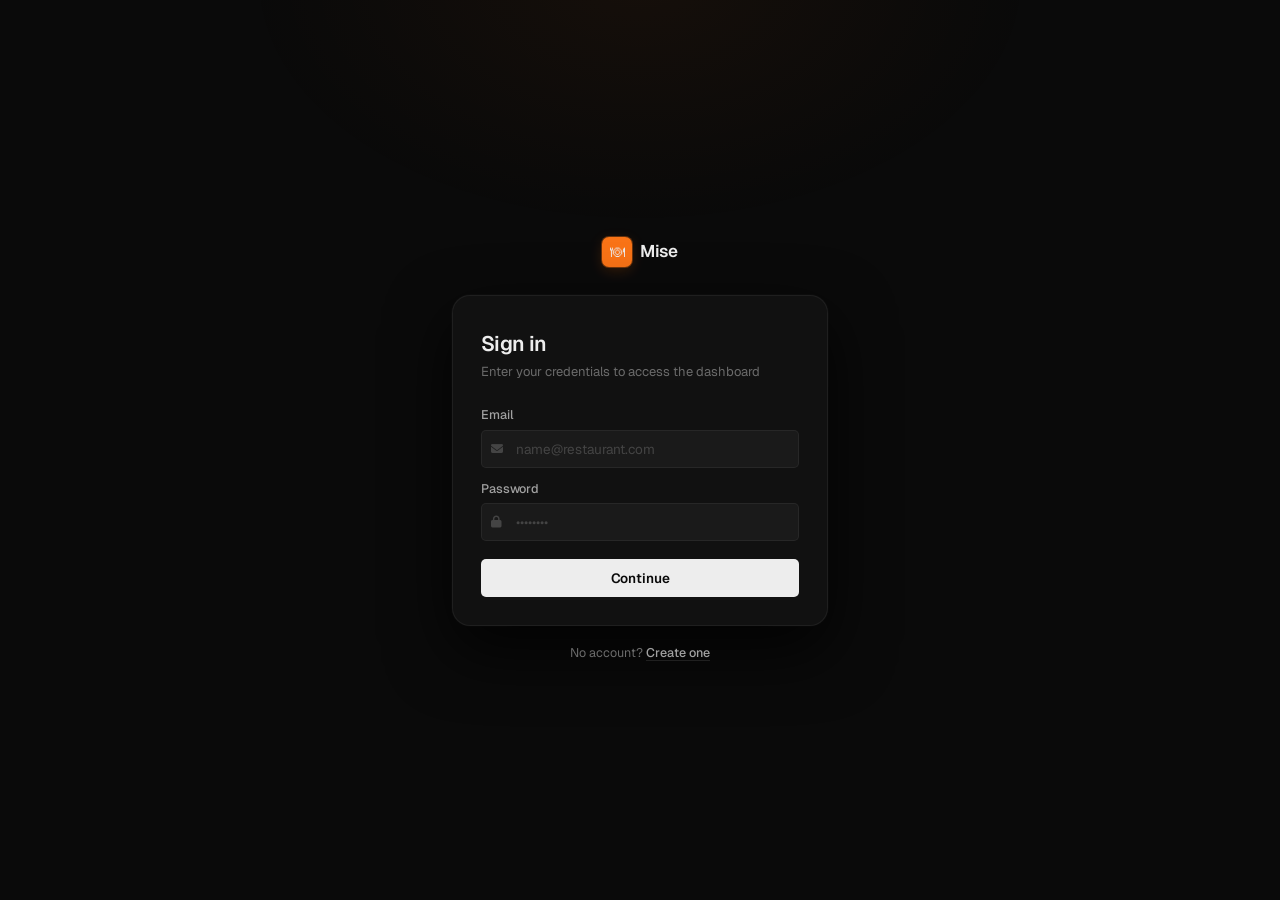
<file: frontend/index.html>
<!DOCTYPE html>
<html lang="en">
<head>
  <meta charset="UTF-8"/>
  <meta name="viewport" content="width=device-width,initial-scale=1.0"/>
  <title>Mise — Sign in</title>
  <link rel="stylesheet" href="styles.css"/>
  <link rel="stylesheet" href="https://cdnjs.cloudflare.com/ajax/libs/font-awesome/6.5.0/css/all.min.css"/>
</head>
<body>
<div id="toasts"></div>

<div class="auth-root">
  <div class="auth-logo">
    <div class="auth-logo-mark">🍽</div>
    <span class="auth-logo-text">Mise</span>
  </div>

  <div class="auth-card">
    <h1 class="auth-heading">Sign in</h1>
    <p class="auth-sub">Enter your credentials to access the dashboard</p>

    <form id="form" novalidate>
      <div class="field">
        <label class="field-label" for="email">Email</label>
        <div class="fi-wrap">
          <i class="fa-solid fa-envelope fi-ico"></i>
          <input type="email" id="email" class="field-input" placeholder="name@restaurant.com" autocomplete="email"/>
        </div>
        <span class="field-err" id="e-email"><i class="fa-solid fa-circle-exclamation"></i> Valid email required</span>
      </div>

      <div class="field">
        <label class="field-label" for="password">Password</label>
        <div class="fi-wrap">
          <i class="fa-solid fa-lock fi-ico"></i>
          <input type="password" id="password" class="field-input" placeholder="••••••••" autocomplete="current-password"/>
        </div>
        <span class="field-err" id="e-password"><i class="fa-solid fa-circle-exclamation"></i> Password required</span>
      </div>

      <button type="submit" class="btn-cta" id="btn">
        <span class="cta-text">Continue</span>
        <span class="cta-spinner"></span>
      </button>
    </form>
  </div>

  <p class="auth-foot">No account? <a href="signup.html">Create one</a></p>
</div>

<script src="script.js"></script>
<script>
!function(){
  const { Auth, API, Toast, Btn, Guard } = Mise;
  Guard.guest();

  const form = document.getElementById('form');
  const btn  = document.getElementById('btn');

  function err(id, show) {
    document.getElementById(id).classList.toggle('on', show);
  }

  ['email','password'].forEach(id => {
    document.getElementById(id).addEventListener('input', () => err(`e-${id}`, false));
  });

  form.addEventListener('submit', async e => {
    e.preventDefault();
    const email    = document.getElementById('email').value.trim();
    const password = document.getElementById('password').value;

    let bad = false;
    if (!email || !/^[^\s@]+@[^\s@]+\.[^\s@]+$/.test(email)) { err('e-email', true); bad = true; }
    if (!password) { err('e-password', true); bad = true; }
    if (bad) return;

    Btn.load(btn);
    try {
      const data = await API.login({ email, password });
      Auth.save({ token: data.token, user_id: data.user_id, role: data.role });
      Toast.success('Signed in');
      setTimeout(() => location.href = 'dashboard.html', 600);
    } catch (ex) {
      Toast.error(ex.message || 'Invalid credentials');
      Btn.reset(btn);
    }
  });
}();
</script>
</body>
</html>
</file>
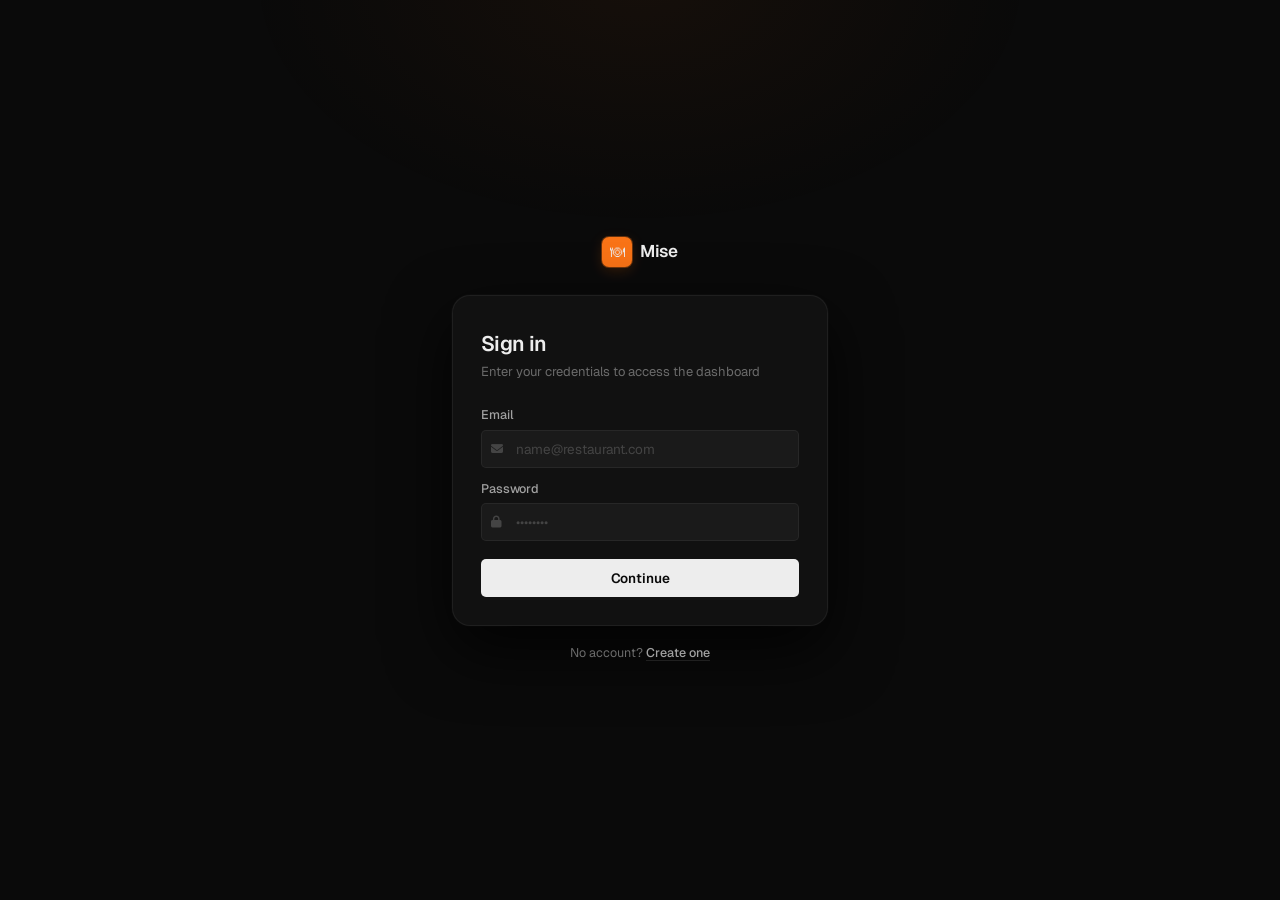
<file: frontend/dashboard.html>
<!DOCTYPE html>
<html lang="en">
<head>
  <meta charset="UTF-8"/>
  <meta name="viewport" content="width=device-width,initial-scale=1.0"/>
  <title>Mise — Dashboard</title>
  <link rel="stylesheet" href="styles.css"/>
  <link rel="stylesheet" href="https://cdnjs.cloudflare.com/ajax/libs/font-awesome/6.5.0/css/all.min.css"/>
  <style>
    /* admin-only hidden by default */
    .adm { display: none }
    .adm.show { display: block }
    .adm-flex { display: none }
    .adm-flex.show { display: flex }
  </style>
</head>
<body>

<div id="toasts"></div>

<!-- Assign Table Modal -->
<div class="overlay" id="modal">
  <div class="modal">
    <div class="modal-title">Seat guests</div>
    <div class="modal-sub">How many guests need a table?</div>
    <div class="stepper">
      <button class="step-btn" id="dec" type="button">−</button>
      <input class="step-in" type="number" id="guests" value="2" min="1" max="20"/>
      <button class="step-btn" id="inc" type="button">+</button>
    </div>
    <div class="m-btns">
      <button class="btn-outline" id="m-cancel">Cancel</button>
      <button class="btn-ok" id="m-ok">
        <span class="cta-text">Assign table</span>
        <span class="cta-spinner"></span>
      </button>
    </div>
  </div>
</div>

<!-- Sidebar mask -->
<div class="sb-mask" id="mask"></div>

<div class="app">

  <!-- ── SIDEBAR ── -->
  <aside class="sidebar" id="sidebar">
    <div class="sb-hd">
      <div class="sb-icon">🍽</div>
      <span class="sb-name">Mise</span>
      <span class="sb-tag">OS</span>
    </div>

    <nav class="sb-nav">
      <div class="sb-sec">Menu</div>
      <button class="sb-item on" data-sec="overview"><i class="fa-solid fa-gauge-high"></i>Overview</button>
      <button class="sb-item" data-sec="tables"><i class="fa-solid fa-utensils"></i>Tables<span class="sb-cnt" id="n-tables">—</span></button>
      <button class="sb-item" data-sec="queue"><i class="fa-solid fa-clock-rotate-left"></i>Queue<span class="sb-cnt" id="n-queue">—</span></button>
      <div class="adm" id="adm-nav">
        <div class="sb-sec">Admin</div>
        <button class="sb-item" data-sec="waiters"><i class="fa-solid fa-users"></i>Waiters</button>
      </div>
      <div style="flex:1"></div>
      <div class="sb-sec">Account</div>
      <button class="sb-item danger" id="logout-btn"><i class="fa-solid fa-arrow-right-from-bracket"></i>Sign out</button>
    </nav>

    <div class="sb-usr">
      <div class="sb-usr-inner">
        <div class="sb-av" id="sb-av">?</div>
        <div>
          <div class="sb-uname" id="sb-name">—</div>
          <div class="sb-urole" id="sb-role">—</div>
        </div>
        <div class="sb-online"></div>
      </div>
    </div>
  </aside>

  <!-- ── MAIN ── -->
  <div class="main">

    <!-- Topbar -->
    <header class="topbar">
      <div class="tb-l">
        <button class="tb-icon mob-menu" id="mob-menu"><i class="fa-solid fa-bars"></i></button>
        <span class="tb-title" id="tb-title">Overview</span>
        <span class="tb-sep">/</span>
        <span class="tb-sub" id="tb-sub">Floor at a glance</span>
      </div>
      <div class="tb-r">
        <!-- WS -->
        <div class="ws-pill" id="ws-pill">
          <div class="ws-dot"></div>
          <span class="ws-lbl">Connecting</span>
        </div>
        <!-- Availability (waiter only) -->
        <label class="avail-wrap" id="avail-wrap">
          <label class="sw">
            <input type="checkbox" id="avail-chk"/>
            <div class="sw-track"></div>
            <div class="sw-thumb"></div>
          </label>
          <span class="avail-lbl" id="avail-lbl">Busy</span>
        </label>
      </div>
    </header>

    <!-- Pages -->
    <div class="page">

      <!-- ══ OVERVIEW ══ -->
      <section id="sec-overview">
        <!-- Stats -->
        <div class="stats-row" id="stats-row">
          <!-- skeleton -->
          <div class="skel-card"><div class="skel" style="height:11px;width:60%"></div><div class="skel" style="height:26px;width:40%;margin-top:6px"></div></div>
          <div class="skel-card"><div class="skel" style="height:11px;width:60%"></div><div class="skel" style="height:26px;width:40%;margin-top:6px"></div></div>
          <div class="skel-card"><div class="skel" style="height:11px;width:60%"></div><div class="skel" style="height:26px;width:40%;margin-top:6px"></div></div>
          <div class="skel-card"><div class="skel" style="height:11px;width:60%"></div><div class="skel" style="height:26px;width:40%;margin-top:6px"></div></div>
        </div>

        <div class="cgrid">
          <div class="col-l">
            <!-- Tables panel -->
            <div class="panel">
              <div class="panel-hd">
                <div class="panel-title"><i class="fa-solid fa-table-cells"></i>Floor plan</div>
                <div class="panel-acts">
                  <span class="p-count" id="ov-tcnt">—</span>
                  <button class="btn-refresh" id="ref-tables"><i class="fa-solid fa-arrows-rotate"></i>Refresh</button>
                </div>
              </div>
              <div class="panel-body">
                <div class="ftabs">
                  <button class="ft on" data-f="all">All</button>
                  <button class="ft" data-f="free">Available</button>
                  <button class="ft" data-f="occupied">Occupied</button>
                </div>
                <div class="tgrid" id="tgrid-ov">
                  <div class="skel-card"><div class="skel" style="height:18px;width:40%"></div><div class="skel" style="height:11px"></div></div>
                  <div class="skel-card"><div class="skel" style="height:18px;width:40%"></div><div class="skel" style="height:11px"></div></div>
                  <div class="skel-card"><div class="skel" style="height:18px;width:40%"></div><div class="skel" style="height:11px"></div></div>
                  <div class="skel-card"><div class="skel" style="height:18px;width:40%"></div><div class="skel" style="height:11px"></div></div>
                  <div class="skel-card"><div class="skel" style="height:18px;width:40%"></div><div class="skel" style="height:11px"></div></div>
                </div>
              </div>
            </div>
          </div>

          <div class="col-r">
            <!-- Seat guests (admin) -->
            <div class="panel adm" id="adm-assign">
              <div class="panel-hd">
                <div class="panel-title"><i class="fa-solid fa-user-plus"></i>Seat guests</div>
                <button class="btn-accent" id="open-modal"><i class="fa-solid fa-plus"></i>Assign</button>
              </div>
            </div>

            <!-- Queue -->
            <div class="panel">
              <div class="panel-hd">
                <div class="panel-title"><i class="fa-solid fa-clock-rotate-left"></i>Queue</div>
                <span class="p-count" id="ov-qcnt">—</span>
              </div>
              <div class="panel-body">
                <div class="q-list" id="qlist-ov">
                  <div class="skel" style="height:38px;border-radius:var(--r1)"></div>
                  <div class="skel" style="height:38px;border-radius:var(--r1);margin-top:5px"></div>
                </div>
              </div>
            </div>

            <!-- Live feed -->
            <div class="panel">
              <div class="panel-hd">
                <div class="panel-title"><i class="fa-solid fa-satellite-dish"></i>Live</div>
                <button class="tb-icon" id="clear-feed" title="Clear"><i class="fa-solid fa-xmark"></i></button>
              </div>
              <div class="feed-body" id="feed-body">
                <div class="empty"><div class="empty-ico"><i class="fa-solid fa-satellite-dish"></i></div><p>Listening…</p></div>
              </div>
            </div>

          </div>
        </div>
      </section>

      <!-- ══ TABLES ══ -->
      <section id="sec-tables" style="display:none">
        <div style="display:flex;align-items:center;justify-content:space-between;margin-bottom:16px;gap:12px;">
          <div>
            <div style="font-size:17px;font-weight:600;color:var(--t1);letter-spacing:-.025em">Tables</div>
            <div style="font-size:12px;color:var(--t4);margin-top:2px">All floor tables</div>
          </div>
          <button class="btn-refresh" id="ref-tables2"><i class="fa-solid fa-arrows-rotate"></i>Refresh</button>
        </div>
        <div class="ftabs" id="ftabs2">
          <button class="ft on" data-f="all">All</button>
          <button class="ft" data-f="free">Available</button>
          <button class="ft" data-f="occupied">Occupied</button>
        </div>
        <div class="tgrid" id="tgrid-t" style="margin-top:12px"></div>
      </section>

      <!-- ══ QUEUE ══ -->
      <section id="sec-queue" style="display:none">
        <div style="display:flex;align-items:center;justify-content:space-between;margin-bottom:16px;gap:12px;">
          <div>
            <div style="font-size:17px;font-weight:600;color:var(--t1);letter-spacing:-.025em">Queue</div>
            <div style="font-size:12px;color:var(--t4);margin-top:2px">Waiting customers</div>
          </div>
          <button class="btn-refresh" id="ref-queue"><i class="fa-solid fa-arrows-rotate"></i>Refresh</button>
        </div>
        <div class="q-list" id="qlist-q"></div>
      </section>

      <!-- ══ WAITERS (admin) ══ -->
      <section id="sec-waiters" class="adm" style="display:none">
        <div style="display:flex;align-items:center;justify-content:space-between;margin-bottom:16px;gap:12px;">
          <div>
            <div style="font-size:17px;font-weight:600;color:var(--t1);letter-spacing:-.025em">Waiters</div>
            <div style="font-size:12px;color:var(--t4);margin-top:2px">Team overview</div>
          </div>
          <button class="btn-refresh" id="ref-waiters"><i class="fa-solid fa-arrows-rotate"></i>Refresh</button>
        </div>
        <div class="panel">
          <table class="dtable">
            <thead>
              <tr>
                <th>Name</th>
                <th>Email</th>
                <th>ID</th>
                <th>Status</th>
                <th style="text-align:right">Action</th>
              </tr>
            </thead>
            <tbody id="waiters-tb">
              <tr><td colspan="5" style="text-align:center;padding:28px;color:var(--t4)">Loading…</td></tr>
            </tbody>
          </table>
        </div>
      </section>

    </div><!-- /page -->
  </div><!-- /main -->
</div><!-- /app -->

<script src="script.js"></script>
<script>
!function(){
  const { Auth, API, Toast, Btn, Guard, WS, initials, _esc } = Mise;
  if (!Guard.auth()) return;

  const role = Auth.role();
  const name = Auth.name();
  let tables = [], queue = [], filter = 'all';

  /* ── User info ── */
  function fillUser() {
    const disp = name || (role === 'admin' ? 'Admin' : 'Waiter');
    document.getElementById('sb-av').textContent   = initials(disp);
    document.getElementById('sb-name').textContent = disp;
    document.getElementById('sb-role').textContent = role === 'admin' ? 'Administrator' : 'Waiter';
  }
  fillUser();

  /* ── Admin reveal ── */
  if (role === 'admin') {
    document.querySelectorAll('.adm').forEach(el => el.classList.add('show'));
    document.getElementById('avail-wrap').style.display = 'none';
  }

  /* ── Sidebar mobile ── */
  const sidebar = document.getElementById('sidebar');
  const mask    = document.getElementById('mask');
  document.getElementById('mob-menu').addEventListener('click', () => {
    sidebar.classList.toggle('open');
    mask.classList.toggle('show');
  });
  mask.addEventListener('click', () => {
    sidebar.classList.remove('open');
    mask.classList.remove('show');
  });

  /* ── Section nav ── */
  const SEC = {
    overview: { title: 'Overview',  sub: 'Floor at a glance' },
    tables:   { title: 'Tables',    sub: 'All floor tables' },
    queue:    { title: 'Queue',      sub: 'Waiting customers' },
    waiters:  { title: 'Waiters',    sub: 'Team overview' },
  };

  function showSec(k) {
    document.querySelectorAll('.sb-item[data-sec]').forEach(b => b.classList.toggle('on', b.dataset.sec === k));
    ['overview','tables','queue','waiters'].forEach(s => {
      const el = document.getElementById(`sec-${s}`);
      if (el) el.style.display = s === k ? 'block' : 'none';
    });
    const cfg = SEC[k] || {};
    document.getElementById('tb-title').textContent = cfg.title || k;
    document.getElementById('tb-sub').textContent   = cfg.sub   || '';
    sidebar.classList.remove('open'); mask.classList.remove('show');
    if (k === 'tables')  renderTgrid('tgrid-t', tables);
    if (k === 'queue')   renderQlist('qlist-q', queue);
    if (k === 'waiters') loadWaiters();
  }

  document.querySelectorAll('.sb-item[data-sec]').forEach(b => {
    b.addEventListener('click', () => showSec(b.dataset.sec));
  });

  /* ── Stats ── */
  function renderStats() {
    const free     = tables.filter(t => t.status === 'free').length;
    const occupied = tables.filter(t => t.status === 'occupied').length;
    const defs = [
      { lbl: 'Total tables',     val: tables.length, ico: 'fa-table-cells',   meta: 'On the floor' },
      { lbl: 'Available',        val: free,           ico: 'fa-circle-check',  meta: 'Ready to seat', cls: free > 0 ? 'color:var(--green)' : '' },
      { lbl: 'Occupied',         val: occupied,       ico: 'fa-circle-dot',    meta: 'Currently serving', cls: occupied > 0 ? 'color:var(--red)' : '' },
      { lbl: 'In queue',         val: queue.length,   ico: 'fa-clock',         meta: 'Waiting', cls: queue.length > 0 ? 'color:var(--yellow)' : '' },
    ];
    document.getElementById('stats-row').innerHTML = defs.map(d => `
      <div class="stat-card">
        <div class="stat-lbl"><i class="fa-solid ${d.ico}" style="${d.cls||''}"></i>${_esc(d.lbl)}</div>
        <div class="stat-val" style="${d.cls||''}">${d.val}</div>
        <div class="stat-meta">${d.meta}</div>
      </div>
    `).join('');
  }

  /* ── Table card ── */
  function tcard(t) {
    const lbl = t.status === 'free' ? 'Free' : t.status.charAt(0).toUpperCase() + t.status.slice(1);
    return `<div class="tcard ${t.status}" style="cursor:pointer" onclick="if(window.Mise.cycleTable) window.Mise.cycleTable(${t.id}, '${t.status}')">
      <div class="tc-top">
        <div class="tc-num"><span class="tc-num-lbl">Table</span>${t.id}</div>
        <div class="t-badge ${t.status}"><div class="t-bd"></div>${lbl}</div>
      </div>
      <div class="tc-meta">
        <div class="tc-row"><i class="fa-solid fa-chair"></i>${t.capacity} seat${t.capacity!==1?'s':''}</div>
        ${t.waiter_id ? `<div class="tc-row" style="font-family:var(--mono);font-size:10px;"><i class="fa-solid fa-user-tie"></i>${_esc(t.waiter_id.slice(0,8))}…</div>` : ''}
      </div>
    </div>`;
  }


  function renderTgrid(id, data) {
    const el = document.getElementById(id);
    if (!el) return;
    const filtered = filter === 'all' ? data : data.filter(t => t.status === filter);
    if (!filtered.length) {
      el.innerHTML = `<div class="empty" style="grid-column:1/-1"><div class="empty-ico"><i class="fa-solid fa-table-cells"></i></div><p>No tables match this filter</p></div>`;
    } else {
      el.innerHTML = filtered.map(tcard).join('');
    }
  }

  /* ── Queue list ── */
  function renderQlist(id, data) {
    const el = document.getElementById(id);
    if (!el) return;
    const cnt = document.getElementById('ov-qcnt');
    const ncnt = document.getElementById('n-queue');
    if (cnt) cnt.textContent = data.length || '0';
    if (ncnt) ncnt.textContent = data.length || '0';

    if (!data.length) {
      el.innerHTML = `<div class="empty"><div class="empty-ico"><i class="fa-solid fa-check-circle" style="color:var(--green)"></i></div><p>Queue is clear</p></div>`;
      return;
    }
    el.innerHTML = data.map((q, i) => `
      <div class="q-item">
        <span class="q-pos">${i+1}</span>
        <span class="q-sep"></span>
        <span class="q-guests">${q.customers} <span>guest${q.customers!==1?'s':''}</span></span>
        <span class="q-wait">~${(i+1)*15}m</span>
      </div>
    `).join('');
  }

  /* ── Load tables ── */
  async function loadTables() {
    try {
      const d = await API.tables();
      tables = (Array.isArray(d) ? d : []).sort((a,b) => a.id - b.id);
      const free = tables.filter(t => t.status === 'free').length;
      const tcnt = document.getElementById('ov-tcnt');
      const ncnt = document.getElementById('n-tables');
      if (tcnt) tcnt.textContent = `${free}/${tables.length} free`;
      if (ncnt) ncnt.textContent = tables.length;
      renderTgrid('tgrid-ov', tables);
      renderTgrid('tgrid-t', tables);
      renderStats();
    } catch(ex) { Toast.error('Failed to load tables'); }
  }

  /* ── Load queue ── */
  async function loadQueue() {
    try {
      const d = await API.queue();
      queue = Array.isArray(d) ? d : [];
      renderQlist('qlist-ov', queue);
      renderQlist('qlist-q', queue);
      renderStats();
    } catch(ex) { Toast.error('Failed to load queue'); }
  }

  /* ── Filter tabs ── */
  function setupFtabs(selector) {
    document.querySelectorAll(`${selector} .ft`).forEach(b => {
      b.addEventListener('click', () => {
        document.querySelectorAll(`${selector} .ft`).forEach(x => x.classList.remove('on'));
        b.classList.add('on');
        filter = b.dataset.f;
        renderTgrid('tgrid-ov', tables);
        renderTgrid('tgrid-t', tables);
      });
    });
  }
  setupFtabs('.ftabs');
  setupFtabs('#ftabs2');

  /* ── Availability toggle ── */
  const avChk = document.getElementById('avail-chk');
  const avLbl = document.getElementById('avail-lbl');
  const avWrap = document.getElementById('avail-wrap');
  let avTimer;
  avChk.addEventListener('change', () => {
    const on = avChk.checked;
    avLbl.textContent = on ? 'Available' : 'Busy';
    avWrap.className = `avail-wrap${on ? ' on' : ''}`;
    clearTimeout(avTimer);
    avTimer = setTimeout(async () => {
      try {
        await API.setAvail(on);
        Toast.success(on ? 'You are now available' : 'Marked as busy');
      } catch(ex) {
        Toast.error('Status update failed');
        avChk.checked = !on;
        avLbl.textContent = !on ? 'Available' : 'Busy';
        avWrap.className = `avail-wrap${!on ? ' on' : ''}`;
      }
    }, 280);
  });

  /* ── Logout ── */
  document.getElementById('logout-btn').addEventListener('click', async () => {
    try { await API.logout(); } catch(_){}
    Auth.clear();
    Toast.info('Signed out');
    setTimeout(() => location.href = 'index.html', 500);
  });

  /* ── Refresh buttons ── */
  function addRefresh(id, fn) {
    const b = document.getElementById(id);
    if (!b) return;
    b.addEventListener('click', async () => {
      b.classList.add('spin');
      await fn();
      setTimeout(() => b.classList.remove('spin'), 500);
    });
  }
  addRefresh('ref-tables',  loadTables);
  addRefresh('ref-tables2', loadTables);
  addRefresh('ref-queue',   loadQueue);
  addRefresh('ref-waiters', loadWaiters);

  /* ── Modal (assign) ── */
  const modal  = document.getElementById('modal');
  const mOk    = document.getElementById('m-ok');
  const gInput = document.getElementById('guests');

  document.getElementById('open-modal')?.addEventListener('click', () => modal.classList.add('on'));
  document.getElementById('m-cancel').addEventListener('click', () => modal.classList.remove('on'));
  modal.addEventListener('click', e => { if (e.target === modal) modal.classList.remove('on'); });
  document.getElementById('dec').addEventListener('click', () => gInput.value = Math.max(1, +gInput.value - 1));
  document.getElementById('inc').addEventListener('click', () => gInput.value = Math.min(20, +gInput.value + 1));

  mOk.addEventListener('click', async () => {
    const customers = +gInput.value;
    if (!customers || customers < 1) { Toast.error('Enter guest count'); return; }
    Btn.load(mOk);
    try {
      const res = await API.assign({ customers });
      modal.classList.remove('on');
      Toast.success(res.table_id ? `Table ${res.table_id} assigned` : (res.message || 'Added to queue'));
      loadTables(); loadQueue();
    } catch(ex) {
      Toast.error(ex.message || 'Failed to assign');
    } finally { Btn.reset(mOk); }
  });

  /* ── Waiters (admin) ── */
  async function loadWaiters() {
    const tb = document.getElementById('waiters-tb');
    if (!tb) return;
    tb.innerHTML = `<tr><td colspan="5" style="text-align:center;padding:24px;color:var(--t4)"><i class="fa-solid fa-spinner" style="animation:spin .7s linear infinite;margin-right:6px"></i>Loading</td></tr>`;
    try {
      const ws = await API.waiters();
      if (!ws || !ws.length) {
        tb.innerHTML = `<tr><td colspan="5" style="text-align:center;padding:28px;color:var(--t4)">No waiters yet</td></tr>`;
        return;
      }
      tb.innerHTML = ws.map(w => `
        <tr>
          <td><div class="d-name"><div class="d-av">${initials(w.name)}</div>${_esc(w.name||'—')}</div></td>
          <td>${_esc(w.email||'—')}</td>
          <td><span class="d-mono">${_esc((w.emp_id||'').slice(0,8))}…</span></td>
          <td>
            <span class="av-badge ${w.available?'yes':'no'}">
              <span class="av-bd"></span>${w.available?'Available':'Busy'}
            </span>
          </td>
          <td style="text-align:right">
            <button class="btn-del" data-id="${_esc(w.emp_id)}"><i class="fa-solid fa-xmark"></i>Remove</button>
          </td>
        </tr>
      `).join('');
      tb.querySelectorAll('.btn-del').forEach(b => {
        b.addEventListener('click', async () => {
          if (!confirm('Remove this waiter?')) return;
          try { await API.delWaiter(b.dataset.id); Toast.success('Waiter removed'); loadWaiters(); }
          catch(ex) { Toast.error(ex.message || 'Failed'); }
        });
      });
    } catch(ex) {
      tb.innerHTML = `<tr><td colspan="5" style="text-align:center;padding:28px;color:var(--red)">Failed to load</td></tr>`;
      Toast.error('Failed to load waiters');
    }
  }

  /* ── Clear feed ── */
  document.getElementById('clear-feed').addEventListener('click', () => {
    const fb = document.getElementById('feed-body');
    fb.innerHTML = `<div class="empty"><div class="empty-ico"><i class="fa-solid fa-satellite-dish"></i></div><p>Cleared</p></div>`;
  });

  /* ── WebSocket ── */
  WS.on(() => { loadTables(); loadQueue(); });
  WS.connect();

  /* ── Auto-refresh ── */
  setInterval(() => { loadTables(); loadQueue(); }, 30000);

  /* ── Cycle logic ── */
  Mise.cycleTable = async (id, currentStatus) => {
    let nextStatus = 'free';
    if (currentStatus === 'free') nextStatus = 'occupied';
    else if (currentStatus === 'occupied') nextStatus = 'billing';
    else if (currentStatus === 'billing') nextStatus = 'cleaning';
    
    // Optimistic UI update could go here, but reload via WS is fast enough
    try {
      await API.setTableStatus({ table_id: id, status: nextStatus });
    } catch(ex) {
      Toast.error('Failed to change table status');
    }
  };

  /* ── Init ── */
  (async () => { await Promise.all([loadTables(), loadQueue()]); })();
}();
</script>
</body>
</html>
</file>
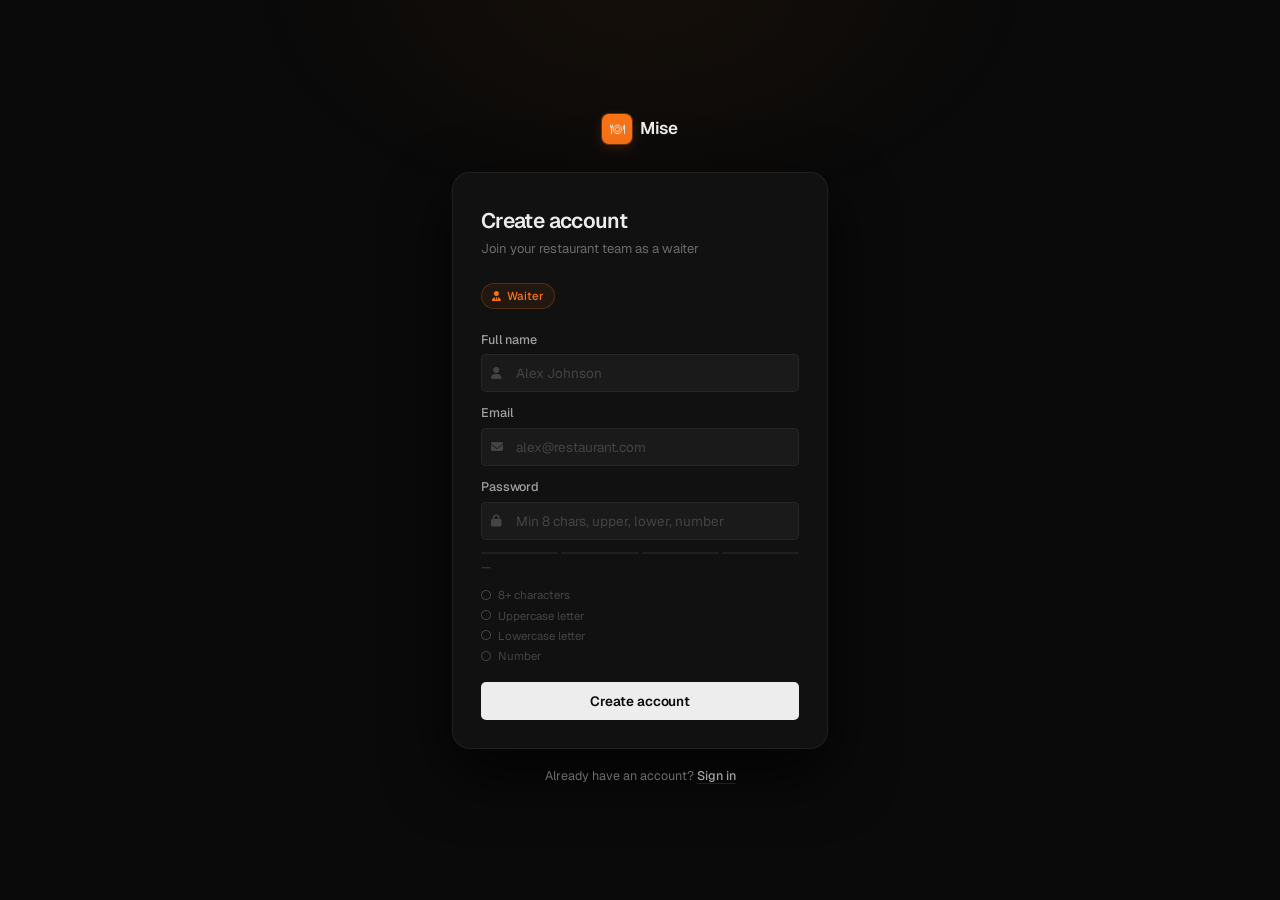
<file: frontend/signup.html>
<!DOCTYPE html>
<html lang="en">
<head>
  <meta charset="UTF-8"/>
  <meta name="viewport" content="width=device-width,initial-scale=1.0"/>
  <title>Mise — Create account</title>
  <link rel="stylesheet" href="styles.css"/>
  <link rel="stylesheet" href="https://cdnjs.cloudflare.com/ajax/libs/font-awesome/6.5.0/css/all.min.css"/>
  <style>
    .role-pill{
      display:inline-flex;align-items:center;gap:6px;
      font-size:11.5px;font-weight:500;
      background:var(--accent-bg);color:var(--accent);
      border:1px solid var(--accent-b);
      border-radius:var(--rf);padding:3px 10px;
      margin-bottom:22px;
    }
    .role-pill i{font-size:10px}
  </style>
</head>
<body>
<div id="toasts"></div>

<div class="auth-root">
  <div class="auth-logo">
    <div class="auth-logo-mark">🍽</div>
    <span class="auth-logo-text">Mise</span>
  </div>

  <div class="auth-card">
    <h1 class="auth-heading">Create account</h1>
    <p class="auth-sub">Join your restaurant team as a waiter</p>

    <div class="role-pill"><i class="fa-solid fa-user-tie"></i> Waiter</div>

    <form id="form" novalidate>
      <div class="field">
        <label class="field-label" for="name">Full name</label>
        <div class="fi-wrap">
          <i class="fa-solid fa-user fi-ico"></i>
          <input type="text" id="name" class="field-input" placeholder="Alex Johnson" autocomplete="name"/>
        </div>
        <span class="field-err" id="e-name"><i class="fa-solid fa-circle-exclamation"></i> Name required</span>
      </div>

      <div class="field">
        <label class="field-label" for="email">Email</label>
        <div class="fi-wrap">
          <i class="fa-solid fa-envelope fi-ico"></i>
          <input type="email" id="email" class="field-input" placeholder="alex@restaurant.com" autocomplete="email"/>
        </div>
        <span class="field-err" id="e-email"><i class="fa-solid fa-circle-exclamation"></i> Valid email required</span>
      </div>

      <div class="field">
        <label class="field-label" for="password">Password</label>
        <div class="fi-wrap">
          <i class="fa-solid fa-lock fi-ico"></i>
          <input type="password" id="password" class="field-input" placeholder="Min 8 chars, upper, lower, number" autocomplete="new-password"/>
        </div>
        <span class="field-err" id="e-password"><i class="fa-solid fa-circle-exclamation"></i> Password too weak</span>

        <div class="strength-wrap" id="sw">
          <div class="strength-bars strength-0" id="sbars">
            <div class="s-bar"></div><div class="s-bar"></div>
            <div class="s-bar"></div><div class="s-bar"></div>
          </div>
          <span class="strength-label" id="slbl">—</span>
        </div>

        <ul class="req-list" id="reqs">
          <li id="r-len"><i class="fa-regular fa-circle"></i> 8+ characters</li>
          <li id="r-up"><i class="fa-regular fa-circle"></i> Uppercase letter</li>
          <li id="r-lo"><i class="fa-regular fa-circle"></i> Lowercase letter</li>
          <li id="r-di"><i class="fa-regular fa-circle"></i> Number</li>
        </ul>
      </div>

      <button type="submit" class="btn-cta" id="btn">
        <span class="cta-text">Create account</span>
        <span class="cta-spinner"></span>
      </button>
    </form>
  </div>

  <p class="auth-foot">Already have an account? <a href="index.html">Sign in</a></p>
</div>

<script src="script.js"></script>
<script>
!function(){
  const { Auth, API, Toast, Btn, Guard } = Mise;
  Guard.guest();

  function score(p) {
    let s = 0;
    if (p.length >= 8)    s++;
    if (/[A-Z]/.test(p)) s++;
    if (/[a-z]/.test(p)) s++;
    if (/[0-9]/.test(p)) s++;
    return s;
  }

  function reqOk(id, ok) {
    const el = document.getElementById(id);
    if (!el) return;
    el.classList.toggle('ok', ok);
    el.querySelector('i').className = ok ? 'fa-solid fa-circle-check' : 'fa-regular fa-circle';
  }

  document.getElementById('password').addEventListener('input', function() {
    const p = this.value;
    const s = score(p);
    const sb = document.getElementById('sbars');
    const lbl = document.getElementById('slbl');
    sb.className = `strength-bars strength-${p ? s : 0}`;
    lbl.className = 'strength-label';
    if (!p) { lbl.textContent = '—'; return; }
    const map = ['', 'Weak', 'Fair', 'Good', 'Strong'];
    const cls = ['', 'bad', 'ok', 'ok', 'good'];
    lbl.textContent = map[s];
    if (cls[s]) lbl.classList.add(cls[s]);
    reqOk('r-len', p.length >= 8);
    reqOk('r-up',  /[A-Z]/.test(p));
    reqOk('r-lo',  /[a-z]/.test(p));
    reqOk('r-di',  /[0-9]/.test(p));
  });

  function err(id, show) { document.getElementById(id).classList.toggle('on', show); }
  ['name','email','password'].forEach(id => {
    document.getElementById(id).addEventListener('input', () => err(`e-${id}`, false));
  });

  const btn  = document.getElementById('btn');
  document.getElementById('form').addEventListener('submit', async e => {
    e.preventDefault();
    const name     = document.getElementById('name').value.trim();
    const email    = document.getElementById('email').value.trim();
    const password = document.getElementById('password').value;

    let bad = false;
    if (!name) { err('e-name', true); bad = true; }
    if (!email || !/^[^\s@]+@[^\s@]+\.[^\s@]+$/.test(email)) { err('e-email', true); bad = true; }
    if (score(password) < 4) { err('e-password', true); bad = true; }
    if (bad) return;

    Btn.load(btn);
    try {
      const data = await API.signup({ name, email, password });
      Auth.save({ token: data.token, user_id: data.user_id, role: data.role, name });
      Toast.success('Account created');
      setTimeout(() => location.href = 'dashboard.html', 600);
    } catch (ex) {
      Toast.error(ex.message || 'Signup failed');
      Btn.reset(btn);
    }
  });
}();
</script>
</body>
</html>
</file>
<file: frontend/styles.css>
/* ============================================================
   MISE — Restaurant OS
   Stripe login · Linear sidebar · Vercel surfaces
   ============================================================ */

@import url('https://fonts.googleapis.com/css2?family=Geist:wght@300;400;500;600;700&family=Geist+Mono:wght@400;500&display=swap');

:root {
  --bg-0:   #0a0a0a;
  --bg-1:   #111111;
  --bg-2:   #1a1a1a;
  --bg-3:   #222222;
  --bg-4:   #2a2a2a;

  --b1: rgba(255,255,255,0.06);
  --b2: rgba(255,255,255,0.10);
  --b3: rgba(255,255,255,0.16);

  --t1: #ededed;
  --t2: #a1a1a1;
  --t3: #6b6b6b;
  --t4: #444444;

  --accent:   #f97316;
  --accent-h: #ea6c0a;
  --accent-bg: rgba(249,115,22,0.08);
  --accent-b:  rgba(249,115,22,0.22);

  --green:   #22c55e;
  --green-bg:rgba(34,197,94,0.08);
  --green-b: rgba(34,197,94,0.22);

  --red:     #ef4444;
  --red-bg:  rgba(239,68,68,0.08);
  --red-b:   rgba(239,68,68,0.22);

  --yellow:     #eab308;
  --yellow-bg:  rgba(234,179,8,0.08);
  --yellow-b:   rgba(234,179,8,0.22);

  --blue:    #3b82f6;
  --blue-bg: rgba(59,130,246,0.08);

  --sh-md: 0 4px 12px rgba(0,0,0,0.6);
  --sh-lg: 0 8px 32px rgba(0,0,0,0.7);
  --sh-xl: 0 24px 64px rgba(0,0,0,0.8);

  --r1: 5px;
  --r2: 9px;
  --r3: 13px;
  --r4: 18px;
  --rf: 9999px;

  --sbw: 228px;
  --tbh: 54px;

  --font: 'Geist', -apple-system, BlinkMacSystemFont, sans-serif;
  --mono: 'Geist Mono', 'Fira Code', monospace;

  --ease: cubic-bezier(0.16,1,0.3,1);
  --tf: 120ms;
  --tb: 200ms;
  --ts: 320ms;
}

*,*::before,*::after{box-sizing:border-box;margin:0;padding:0}
html{font-size:16px;height:100%}
body{
  font-family:var(--font);
  background:var(--bg-0);
  color:var(--t1);
  min-height:100vh;
  line-height:1.5;
  -webkit-font-smoothing:antialiased;
  -moz-osx-font-smoothing:grayscale;
  text-rendering:optimizeLegibility;
  overflow-x:hidden;
}
a{color:inherit;text-decoration:none}
button{cursor:pointer;font-family:var(--font);border:none;background:none}
input{font-family:var(--font)}
::-webkit-scrollbar{width:4px;height:4px}
::-webkit-scrollbar-track{background:transparent}
::-webkit-scrollbar-thumb{background:var(--bg-4);border-radius:var(--rf)}

/* ── AUTH ──────────────────────────────────────────────── */

.auth-root{
  min-height:100vh;
  display:flex;
  flex-direction:column;
  align-items:center;
  justify-content:center;
  padding:24px 16px;
  position:relative;
  overflow:hidden;
}

.auth-root::after{
  content:'';
  position:fixed;
  top:-30%;left:50%;
  transform:translateX(-50%);
  width:800px;height:500px;
  background:radial-gradient(ellipse,rgba(249,115,22,0.05) 0%,transparent 70%);
  pointer-events:none;
  z-index:0;
}

.auth-logo{
  display:flex;align-items:center;gap:8px;
  margin-bottom:28px;
  position:relative;z-index:1;
  animation:up .45s var(--ease) both;
}

.auth-logo-mark{
  width:30px;height:30px;
  background:var(--accent);
  border-radius:7px;
  display:flex;align-items:center;justify-content:center;
  font-size:15px;line-height:1;
  box-shadow:0 0 0 1px rgba(249,115,22,.35),0 4px 14px rgba(249,115,22,.18);
}

.auth-logo-text{
  font-size:17px;font-weight:600;color:var(--t1);letter-spacing:-.025em;
}

.auth-card{
  position:relative;z-index:1;
  width:100%;max-width:376px;
  background:var(--bg-1);
  border:1px solid var(--b1);
  border-radius:var(--r4);
  padding:32px 28px 28px;
  box-shadow:var(--sh-xl),0 0 0 1px rgba(255,255,255,.02);
  animation:up .45s var(--ease) .05s both;
}

@keyframes up{
  from{opacity:0;transform:translateY(12px)}
  to{opacity:1;transform:translateY(0)}
}

.auth-heading{
  font-size:21px;font-weight:600;color:var(--t1);
  letter-spacing:-.03em;margin-bottom:3px;
}
.auth-sub{font-size:13px;color:var(--t3);margin-bottom:24px}

/* Fields */
.field{display:flex;flex-direction:column;gap:5px;margin-bottom:12px}
.field-label{font-size:12.5px;font-weight:500;color:var(--t2);letter-spacing:-.01em}

.fi-wrap{position:relative}
.fi-wrap .fi-ico{
  position:absolute;left:10px;top:50%;transform:translateY(-50%);
  color:var(--t4);font-size:12px;pointer-events:none;transition:color var(--tf);
}
.fi-wrap:focus-within .fi-ico{color:var(--t3)}

.field-input{
  width:100%;height:38px;
  background:var(--bg-2);
  border:1px solid var(--b1);
  border-radius:var(--r1);
  padding:0 11px 0 34px;
  font-size:13.5px;color:var(--t1);
  outline:none;
  transition:border-color var(--tf),background var(--tf),box-shadow var(--tf);
}
.field-input::placeholder{color:var(--t4)}
.field-input:hover{border-color:var(--b2)}
.field-input:focus{
  border-color:var(--b3);
  background:var(--bg-3);
  box-shadow:0 0 0 3px rgba(255,255,255,.04);
}

.field-err{font-size:11.5px;color:var(--red);display:none;align-items:center;gap:4px}
.field-err.on{display:flex}

/* CTA */
.btn-cta{
  width:100%;height:38px;
  background:var(--t1);color:var(--bg-0);
  border-radius:var(--r1);
  font-size:13.5px;font-weight:600;letter-spacing:-.01em;
  margin-top:18px;
  display:flex;align-items:center;justify-content:center;gap:7px;
  transition:background var(--tf),transform var(--tf),box-shadow var(--tf);
  position:relative;overflow:hidden;
}
.btn-cta:hover{background:#d4d4d4;transform:translateY(-1px);box-shadow:0 4px 12px rgba(0,0,0,.4)}
.btn-cta:active{transform:translateY(0);box-shadow:none}
.btn-cta:disabled,.btn-cta.loading{opacity:.55;cursor:not-allowed;pointer-events:none;transform:none}
.btn-cta .cta-spinner{display:none;width:15px;height:15px;border:2px solid rgba(0,0,0,.15);border-top-color:var(--bg-0);border-radius:50%;animation:spin .6s linear infinite}
.btn-cta.loading .cta-text{display:none}
.btn-cta.loading .cta-spinner{display:block}
@keyframes spin{to{transform:rotate(360deg)}}

.auth-foot{
  text-align:center;font-size:12.5px;color:var(--t3);
  margin-top:18px;position:relative;z-index:1;
  animation:up .45s var(--ease) .1s both;
}
.auth-foot a{
  color:var(--t2);font-weight:500;
  text-decoration:underline;text-underline-offset:3px;
  text-decoration-color:var(--b2);
  transition:color var(--tf),text-decoration-color var(--tf);
}
.auth-foot a:hover{color:var(--t1);text-decoration-color:var(--t2)}

/* Password strength */
.strength-wrap{margin-top:7px;display:flex;flex-direction:column;gap:5px}
.strength-bars{display:flex;gap:3px}
.s-bar{flex:1;height:2px;background:var(--b1);border-radius:var(--rf);transition:background .25s}
.strength-0 .s-bar{background:var(--b1)}
.strength-1 .s-bar:nth-child(-n+1){background:var(--red)}
.strength-2 .s-bar:nth-child(-n+2){background:var(--yellow)}
.strength-3 .s-bar:nth-child(-n+3){background:var(--yellow)}
.strength-4 .s-bar{background:var(--green)}
.strength-label{font-size:11px;color:var(--t4)}
.strength-label.bad{color:var(--red)}.strength-label.ok{color:var(--yellow)}.strength-label.good{color:var(--green)}

.req-list{list-style:none;margin-top:6px;display:flex;flex-direction:column;gap:3px}
.req-list li{font-size:11.5px;color:var(--t4);display:flex;align-items:center;gap:6px;transition:color .2s}
.req-list li i{font-size:10px;width:11px}
.req-list li.ok{color:var(--green)}
.req-list li.ok i::before{content:"\f058"}

/* ── TOAST ─────────────────────────────────────────────── */

#toasts{
  position:fixed;top:18px;right:18px;
  z-index:9999;
  display:flex;flex-direction:column;
  gap:7px;align-items:flex-end;
  pointer-events:none;
}

.toast{
  pointer-events:all;
  display:flex;align-items:center;gap:9px;
  background:var(--bg-2);
  border:1px solid var(--b2);
  border-radius:var(--r3);
  padding:10px 13px;
  min-width:240px;max-width:320px;
  box-shadow:var(--sh-lg),0 0 0 1px rgba(255,255,255,.02);
  font-size:13px;color:var(--t2);
  animation:tin var(--ts) var(--ease) both;
}
.toast.out{animation:tout .2s ease forwards}
@keyframes tin{from{opacity:0;transform:translateX(10px) scale(.97)}to{opacity:1;transform:none}}
@keyframes tout{to{opacity:0;transform:translateX(10px) scale(.96)}}

.t-dot{width:6px;height:6px;border-radius:50%;flex-shrink:0}
.toast.success .t-dot{background:var(--green);box-shadow:0 0 5px rgba(34,197,94,.5)}
.toast.error   .t-dot{background:var(--red);  box-shadow:0 0 5px rgba(239,68,68,.5)}
.toast.info    .t-dot{background:var(--blue); box-shadow:0 0 5px rgba(59,130,246,.5)}
.t-msg{flex:1;line-height:1.4}
.t-msg strong{color:var(--t1);font-weight:500}
.t-x{color:var(--t4);font-size:11px;padding:2px 4px;border-radius:3px;cursor:pointer;transition:color var(--tf),background var(--tf);flex-shrink:0}
.t-x:hover{color:var(--t2);background:var(--bg-3)}

/* ── DASHBOARD LAYOUT ──────────────────────────────────── */

.app{display:flex;min-height:100vh}

/* Sidebar */
.sidebar{
  width:var(--sbw);height:100vh;
  position:fixed;left:0;top:0;
  background:var(--bg-1);
  border-right:1px solid var(--b1);
  display:flex;flex-direction:column;
  z-index:80;
  transition:transform var(--ts) var(--ease);
}

.sb-hd{
  height:54px;padding:0 14px;
  display:flex;align-items:center;
  border-bottom:1px solid var(--b1);
  flex-shrink:0;gap:8px;
}
.sb-icon{
  width:22px;height:22px;background:var(--accent);border-radius:5px;
  display:flex;align-items:center;justify-content:center;font-size:11px;
  box-shadow:0 0 0 1px rgba(249,115,22,.3);flex-shrink:0;
}
.sb-name{font-size:13.5px;font-weight:600;color:var(--t1);letter-spacing:-.02em}
.sb-tag{
  margin-left:auto;font-family:var(--mono);font-size:9.5px;
  color:var(--t4);background:var(--bg-2);border:1px solid var(--b1);
  border-radius:3px;padding:2px 5px;letter-spacing:.02em;
}

.sb-nav{flex:1;padding:6px 8px;overflow-y:auto;display:flex;flex-direction:column;gap:1px}
.sb-sec{
  font-size:10.5px;font-weight:500;color:var(--t4);
  letter-spacing:.07em;text-transform:uppercase;
  padding:10px 8px 5px;user-select:none;
}

.sb-item{
  display:flex;align-items:center;gap:9px;
  height:32px;padding:0 9px;
  border-radius:var(--r1);
  font-size:13px;font-weight:450;color:var(--t3);
  cursor:pointer;width:100%;text-align:left;
  transition:background var(--tf),color var(--tf);
  letter-spacing:-.01em;
}
.sb-item i,.sb-item svg{width:14px;font-size:12px;text-align:center;flex-shrink:0;opacity:.65;transition:opacity var(--tf)}
.sb-item:hover{background:var(--bg-2);color:var(--t2)}
.sb-item:hover i{opacity:1}
.sb-item.on{background:var(--bg-3);color:var(--t1);font-weight:500}
.sb-item.on i{opacity:1}
.sb-item.danger{color:var(--t4)}
.sb-item.danger:hover{background:var(--red-bg);color:var(--red);border:1px solid var(--red-b)}
.sb-cnt{
  margin-left:auto;font-family:var(--mono);font-size:10.5px;color:var(--t4);
  background:var(--bg-3);border-radius:var(--rf);padding:1px 6px;
}
.sb-item.on .sb-cnt{background:var(--bg-4);color:var(--t3)}

.sb-usr{padding:8px;border-top:1px solid var(--b1);flex-shrink:0}
.sb-usr-inner{
  display:flex;align-items:center;gap:8px;
  padding:8px 9px;border-radius:var(--r1);
  background:var(--bg-2);border:1px solid var(--b1);
  cursor:default;transition:border-color var(--tf);
}
.sb-usr-inner:hover{border-color:var(--b2)}
.sb-av{
  width:24px;height:24px;border-radius:50%;
  background:linear-gradient(135deg,var(--accent),#e85d04);
  display:flex;align-items:center;justify-content:center;
  font-size:10px;font-weight:700;color:#fff;flex-shrink:0;
}
.sb-uname{font-size:12.5px;font-weight:500;color:var(--t1);letter-spacing:-.01em;line-height:1.2;white-space:nowrap;overflow:hidden;text-overflow:ellipsis}
.sb-urole{font-size:10.5px;color:var(--t4)}
.sb-online{margin-left:auto;width:6px;height:6px;border-radius:50%;background:var(--green);box-shadow:0 0 5px rgba(34,197,94,.5);animation:pulse 2.5s ease infinite;flex-shrink:0}
@keyframes pulse{0%,100%{opacity:1}50%{opacity:.3}}

/* Main */
.main{margin-left:var(--sbw);flex:1;display:flex;flex-direction:column;min-height:100vh;min-width:0}

/* Topbar */
.topbar{
  height:var(--tbh);
  background:var(--bg-1);border-bottom:1px solid var(--b1);
  display:flex;align-items:center;justify-content:space-between;
  padding:0 22px;position:sticky;top:0;z-index:40;gap:14px;
}
.tb-l{display:flex;align-items:center;gap:10px;min-width:0}
.tb-title{font-size:13.5px;font-weight:600;color:var(--t1);letter-spacing:-.015em;white-space:nowrap}
.tb-sep{color:var(--t4);font-size:15px;flex-shrink:0}
.tb-sub{font-size:12.5px;color:var(--t4);white-space:nowrap;overflow:hidden;text-overflow:ellipsis}
.tb-r{display:flex;align-items:center;gap:8px;flex-shrink:0}

/* WS pill */
.ws-pill{
  display:flex;align-items:center;gap:5px;
  height:26px;padding:0 9px;
  background:var(--bg-2);border:1px solid var(--b1);
  border-radius:var(--rf);
  font-size:11.5px;font-family:var(--mono);color:var(--t4);
  transition:all var(--tf);user-select:none;
}
.ws-pill.live{border-color:var(--green-b);color:var(--green);background:var(--green-bg)}
.ws-dot{width:5px;height:5px;border-radius:50%;background:currentColor;flex-shrink:0}
.ws-pill.live .ws-dot{animation:pulse 1.8s ease infinite}

/* Availability */
.avail-wrap{
  display:flex;align-items:center;gap:7px;
  height:26px;padding:0 11px 0 9px;
  background:var(--bg-2);border:1px solid var(--b1);
  border-radius:var(--rf);cursor:pointer;
  transition:all var(--tf);user-select:none;
}
.avail-wrap:hover{border-color:var(--b2);background:var(--bg-3)}
.avail-wrap.on{border-color:var(--green-b);background:var(--green-bg)}
.avail-wrap.on .avail-lbl{color:var(--green)}
.avail-lbl{font-size:11.5px;font-weight:500;color:var(--t4);transition:color var(--tf);letter-spacing:-.01em}

.sw{position:relative;width:26px;height:14px;flex-shrink:0}
.sw input{opacity:0;width:0;height:0;position:absolute}
.sw-track{position:absolute;inset:0;background:var(--bg-4);border-radius:var(--rf);transition:background var(--tb);border:1px solid var(--b2)}
.sw-thumb{position:absolute;top:2px;left:2px;width:8px;height:8px;background:var(--t4);border-radius:50%;transition:transform var(--tb) var(--ease),background var(--tb)}
.sw input:checked~.sw-track{background:var(--green-bg);border-color:var(--green-b)}
.sw input:checked~.sw-thumb{transform:translateX(12px);background:var(--green)}

.tb-icon{
  width:26px;height:26px;background:var(--bg-2);border:1px solid var(--b1);
  border-radius:var(--r1);color:var(--t3);font-size:11.5px;
  display:flex;align-items:center;justify-content:center;
  cursor:pointer;transition:all var(--tf);
}
.tb-icon:hover{background:var(--bg-3);border-color:var(--b2);color:var(--t1)}
.mob-menu{display:none}

/* Page */
.page{flex:1;padding:22px;max-width:1400px;width:100%;margin:0 auto}

/* Stats */
.stats-row{display:grid;grid-template-columns:repeat(4,1fr);gap:10px;margin-bottom:20px}
.stat-card{
  background:var(--bg-1);border:1px solid var(--b1);
  border-radius:var(--r3);padding:14px 16px;
  transition:border-color var(--tf);
}
.stat-card:hover{border-color:var(--b2)}
.stat-lbl{font-size:11.5px;font-weight:500;color:var(--t4);margin-bottom:8px;display:flex;align-items:center;gap:6px;letter-spacing:.01em}
.stat-lbl i{font-size:10.5px;opacity:.7}
.stat-val{font-size:27px;font-weight:600;letter-spacing:-.04em;color:var(--t1);line-height:1;font-family:var(--mono)}
.stat-meta{font-size:11px;color:var(--t4);margin-top:5px}

/* Content grid */
.cgrid{display:grid;grid-template-columns:1fr 268px;gap:14px;align-items:start}
.col-l{display:flex;flex-direction:column;gap:14px}
.col-r{display:flex;flex-direction:column;gap:14px}

/* Panel */
.panel{background:var(--bg-1);border:1px solid var(--b1);border-radius:var(--r3);overflow:hidden}
.panel-hd{
  display:flex;align-items:center;justify-content:space-between;
  padding:12px 16px;border-bottom:1px solid var(--b1);
}
.panel-title{font-size:12.5px;font-weight:600;color:var(--t1);letter-spacing:-.01em;display:flex;align-items:center;gap:7px}
.panel-title i{color:var(--t4);font-size:11px}
.panel-acts{display:flex;align-items:center;gap:7px}
.p-count{font-family:var(--mono);font-size:10.5px;color:var(--t4);background:var(--bg-2);border:1px solid var(--b1);border-radius:var(--rf);padding:1px 7px}
.panel-body{padding:14px 16px}

/* Filter tabs */
.ftabs{display:flex;gap:2px;background:var(--bg-2);border:1px solid var(--b1);border-radius:var(--r1);padding:2px;width:fit-content;margin-bottom:12px}
.ft{padding:4px 11px;border-radius:3px;font-size:11.5px;font-weight:500;color:var(--t3);cursor:pointer;transition:background var(--tf),color var(--tf);border:none;background:none}
.ft:hover{color:var(--t2);background:var(--bg-3)}
.ft.on{background:var(--bg-4);color:var(--t1)}

/* Table grid */
.tgrid{display:grid;grid-template-columns:repeat(auto-fill,minmax(142px,1fr));gap:9px}
.tcard{
  background:var(--bg-2);border:1px solid var(--b1);border-radius:var(--r2);
  padding:13px;display:flex;flex-direction:column;gap:9px;
  transition:border-color var(--tf),background var(--tf),transform var(--tb) var(--ease);
  position:relative;overflow:hidden;cursor:default;
}
.tcard:hover{border-color:var(--b2);background:var(--bg-3);transform:translateY(-1px)}
.tcard::before{content:'';position:absolute;top:0;left:0;right:0;height:2px;opacity:.75}
.tcard.free::before{background:var(--green)}
.tcard.occupied::before{background:var(--red)}
.tcard.reserved::before{background:var(--yellow)}
.tcard.billing::before{background:var(--blue)}
.tcard.cleaning::before{background:var(--accent)}

.tc-top{display:flex;align-items:flex-start;justify-content:space-between;gap:6px}
.tc-num{font-family:var(--mono);font-size:19px;font-weight:600;color:var(--t1);letter-spacing:-.02em;line-height:1}
.tc-num-lbl{font-size:9.5px;color:var(--t4);font-family:var(--font);letter-spacing:.04em;text-transform:uppercase;display:block;margin-bottom:2px}

.t-badge{display:flex;align-items:center;gap:4px;font-size:10.5px;font-weight:500;padding:2px 6px;border-radius:var(--rf)}
.t-badge.free{background:var(--green-bg);color:var(--green);border:1px solid var(--green-b)}
.t-badge.occupied{background:var(--red-bg);color:var(--red);border:1px solid var(--red-b)}
.t-badge.reserved{background:var(--yellow-bg);color:var(--yellow);border:1px solid var(--yellow-b)}
.t-badge.billing{background:var(--blue-bg);color:var(--blue);border:1px solid rgba(59,130,246,0.22)}
.t-badge.cleaning{background:var(--accent-bg);color:var(--accent);border:1px solid var(--accent-b)}
.t-bd{width:4px;height:4px;border-radius:50%;background:currentColor}

.tc-meta{display:flex;flex-direction:column;gap:3px}
.tc-row{display:flex;align-items:center;gap:5px;font-size:11px;color:var(--t4)}
.tc-row i{font-size:9.5px;width:11px;text-align:center}

/* Queue */
.q-list{display:flex;flex-direction:column;gap:5px}
.q-item{
  display:flex;align-items:center;gap:9px;
  padding:9px 11px;background:var(--bg-2);border:1px solid var(--b1);
  border-radius:var(--r1);
  transition:border-color var(--tf),background var(--tf);
  animation:qin .28s var(--ease) both;
}
@keyframes qin{from{opacity:0;transform:translateY(-5px)}to{opacity:1;transform:translateY(0)}}
.q-item:hover{border-color:var(--b2);background:var(--bg-3)}
.q-pos{font-family:var(--mono);font-size:10.5px;color:var(--t4);width:14px;text-align:right;flex-shrink:0}
.q-sep{width:1px;height:14px;background:var(--b1);flex-shrink:0}
.q-guests{font-size:12.5px;font-weight:500;color:var(--t1);letter-spacing:-.01em;flex:1}
.q-guests span{font-size:11.5px;color:var(--t4);font-weight:400}
.q-wait{font-family:var(--mono);font-size:10.5px;color:var(--yellow);background:var(--yellow-bg);border:1px solid var(--yellow-b);padding:2px 6px;border-radius:var(--rf)}

/* Feed */
.feed-body{padding:8px;max-height:160px;overflow-y:auto;display:flex;flex-direction:column;gap:2px}
.feed-evt{
  display:flex;align-items:center;gap:7px;
  padding:5px 7px;border-radius:4px;
  transition:background var(--tf);
  animation:fin .22s var(--ease) both;
}
@keyframes fin{from{opacity:0;transform:translateX(-5px)}to{opacity:1;transform:translateX(0)}}
.feed-evt:hover{background:var(--bg-2)}
.feed-time{font-family:var(--mono);font-size:10px;color:var(--t4);flex-shrink:0;width:46px}
.feed-msg{font-size:11.5px;color:var(--t3);flex:1}
.feed-dot{width:3px;height:3px;border-radius:50%;background:var(--accent);flex-shrink:0;opacity:.55}

/* Waiters table */
.dtable{width:100%;border-collapse:collapse;font-size:12.5px}
.dtable thead th{
  text-align:left;padding:9px 13px;font-size:10.5px;font-weight:600;
  color:var(--t4);letter-spacing:.05em;text-transform:uppercase;
  border-bottom:1px solid var(--b1);background:var(--bg-1);white-space:nowrap;
}
.dtable tbody td{padding:11px 13px;border-bottom:1px solid var(--b1);color:var(--t2);vertical-align:middle}
.dtable tbody tr:last-child td{border-bottom:none}
.dtable tbody tr:hover td{background:var(--bg-2);color:var(--t1)}
.d-mono{font-family:var(--mono);font-size:10.5px;color:var(--t4)}
.d-name{display:flex;align-items:center;gap:8px}
.d-av{
  width:22px;height:22px;border-radius:50%;
  background:linear-gradient(135deg,var(--accent),#e85d04);
  display:flex;align-items:center;justify-content:center;
  font-size:9px;font-weight:700;color:#fff;flex-shrink:0;
}
.av-badge{display:inline-flex;align-items:center;gap:4px;font-size:10.5px;font-weight:500;padding:2px 7px;border-radius:var(--rf)}
.av-badge.yes{background:var(--green-bg);color:var(--green);border:1px solid var(--green-b)}
.av-badge.no{background:var(--bg-3);color:var(--t4);border:1px solid var(--b1)}
.av-bd{width:4px;height:4px;border-radius:50%;background:currentColor}
.btn-del{
  height:24px;padding:0 9px;font-size:11px;font-weight:500;
  color:var(--t4);background:none;border:1px solid var(--b1);border-radius:var(--r1);
  transition:all var(--tf);cursor:pointer;font-family:var(--font);
  display:inline-flex;align-items:center;gap:4px;
}
.btn-del:hover{color:var(--red);border-color:var(--red-b);background:var(--red-bg)}

/* Modal */
.overlay{
  position:fixed;inset:0;
  background:rgba(0,0,0,.6);backdrop-filter:blur(6px);-webkit-backdrop-filter:blur(6px);
  z-index:200;display:flex;align-items:center;justify-content:center;padding:16px;
  opacity:0;pointer-events:none;transition:opacity var(--tb);
}
.overlay.on{opacity:1;pointer-events:all}
.modal{
  background:var(--bg-1);border:1px solid var(--b2);border-radius:var(--r4);
  padding:26px;width:100%;max-width:348px;
  box-shadow:var(--sh-xl);
  transform:translateY(10px) scale(.98);
  transition:transform var(--ts) var(--ease);
}
.overlay.on .modal{transform:none}
.modal-title{font-size:15px;font-weight:600;color:var(--t1);letter-spacing:-.025em;margin-bottom:3px}
.modal-sub{font-size:12.5px;color:var(--t3);margin-bottom:20px}

.stepper{display:flex;align-items:center;border:1px solid var(--b1);border-radius:var(--r1);overflow:hidden;background:var(--bg-2)}
.step-btn{width:38px;height:42px;background:var(--bg-3);border:none;color:var(--t2);font-size:17px;cursor:pointer;transition:all var(--tf);flex-shrink:0;display:flex;align-items:center;justify-content:center}
.step-btn:hover{background:var(--bg-4);color:var(--t1)}
.step-in{flex:1;height:42px;background:transparent;border:none;border-left:1px solid var(--b1);border-right:1px solid var(--b1);text-align:center;font-family:var(--mono);font-size:17px;font-weight:600;color:var(--t1);outline:none;letter-spacing:-.02em}

.m-btns{display:flex;gap:7px;margin-top:18px}
.btn-outline{flex:1;height:34px;background:var(--bg-2);border:1px solid var(--b1);border-radius:var(--r1);font-size:12.5px;font-weight:500;color:var(--t2);cursor:pointer;font-family:var(--font);transition:all var(--tf);letter-spacing:-.01em}
.btn-outline:hover{background:var(--bg-3);border-color:var(--b2);color:var(--t1)}
.btn-ok{flex:1;height:34px;background:var(--t1);border:none;border-radius:var(--r1);font-size:12.5px;font-weight:600;color:var(--bg-0);cursor:pointer;font-family:var(--font);transition:all var(--tf);display:flex;align-items:center;justify-content:center;gap:5px;letter-spacing:-.01em}
.btn-ok:hover{background:#d4d4d4}
.btn-ok:active{transform:scale(.98)}
.btn-ok:disabled,.btn-ok.loading{opacity:.5;pointer-events:none}
.btn-ok .cta-spinner{display:none;width:13px;height:13px;border:2px solid rgba(0,0,0,.15);border-top-color:var(--bg-0);border-radius:50%;animation:spin .6s linear infinite}
.btn-ok.loading .cta-text{display:none}
.btn-ok.loading .cta-spinner{display:block}

.btn-accent{
  height:28px;padding:0 11px;background:var(--accent);border:none;border-radius:var(--r1);
  font-size:11.5px;font-weight:600;color:#fff;cursor:pointer;font-family:var(--font);
  display:flex;align-items:center;gap:5px;
  transition:background var(--tf),transform var(--tf);letter-spacing:-.01em;
  box-shadow:0 1px 3px rgba(249,115,22,.25);white-space:nowrap;
}
.btn-accent:hover{background:var(--accent-h);transform:translateY(-1px)}
.btn-accent:active{transform:none}

.btn-refresh{
  display:flex;align-items:center;gap:5px;
  height:26px;padding:0 9px;
  background:var(--bg-2);border:1px solid var(--b1);border-radius:var(--r1);
  font-size:11.5px;font-weight:500;color:var(--t3);
  transition:all var(--tf);cursor:pointer;
}
.btn-refresh:hover{background:var(--bg-3);border-color:var(--b2);color:var(--t1)}
.btn-refresh i{transition:transform var(--tf)}
.btn-refresh.spin i{animation:spin .6s linear infinite}

/* Skeleton */
.skel{background:linear-gradient(90deg,var(--bg-2) 25%,var(--bg-3) 50%,var(--bg-2) 75%);background-size:200% 100%;animation:shim 1.4s linear infinite;border-radius:var(--r1)}
@keyframes shim{0%{background-position:200% 0}100%{background-position:-200% 0}}
.skel-card{background:var(--bg-1);border:1px solid var(--b1);border-radius:var(--r3);padding:14px 16px;display:flex;flex-direction:column;gap:9px}

.empty{padding:32px 20px;text-align:center;color:var(--t4)}
.empty-ico{font-size:20px;margin-bottom:8px;opacity:.2}
.empty p{font-size:12.5px}

/* Mobile */
.sb-mask{display:none;position:fixed;inset:0;background:rgba(0,0,0,.5);z-index:79;backdrop-filter:blur(2px)}

/* Responsive */
@media(max-width:1100px){.stats-row{grid-template-columns:repeat(2,1fr)}.cgrid{grid-template-columns:1fr}}
@media(max-width:860px){
  .sidebar{transform:translateX(calc(-1*var(--sbw)))}
  .sidebar.open{transform:translateX(0);box-shadow:var(--sh-xl)}
  .sb-mask{display:block;opacity:0;pointer-events:none;transition:opacity .3s}
  .sb-mask.show{opacity:1;pointer-events:all}
  .main{margin-left:0}
  .mob-menu{display:flex}
  .topbar{padding:0 14px}
  .page{padding:14px}
}
@media(max-width:520px){
  .stats-row{grid-template-columns:1fr 1fr}
  .tgrid{grid-template-columns:1fr 1fr}
  .ws-pill{display:none}
}
</file>
